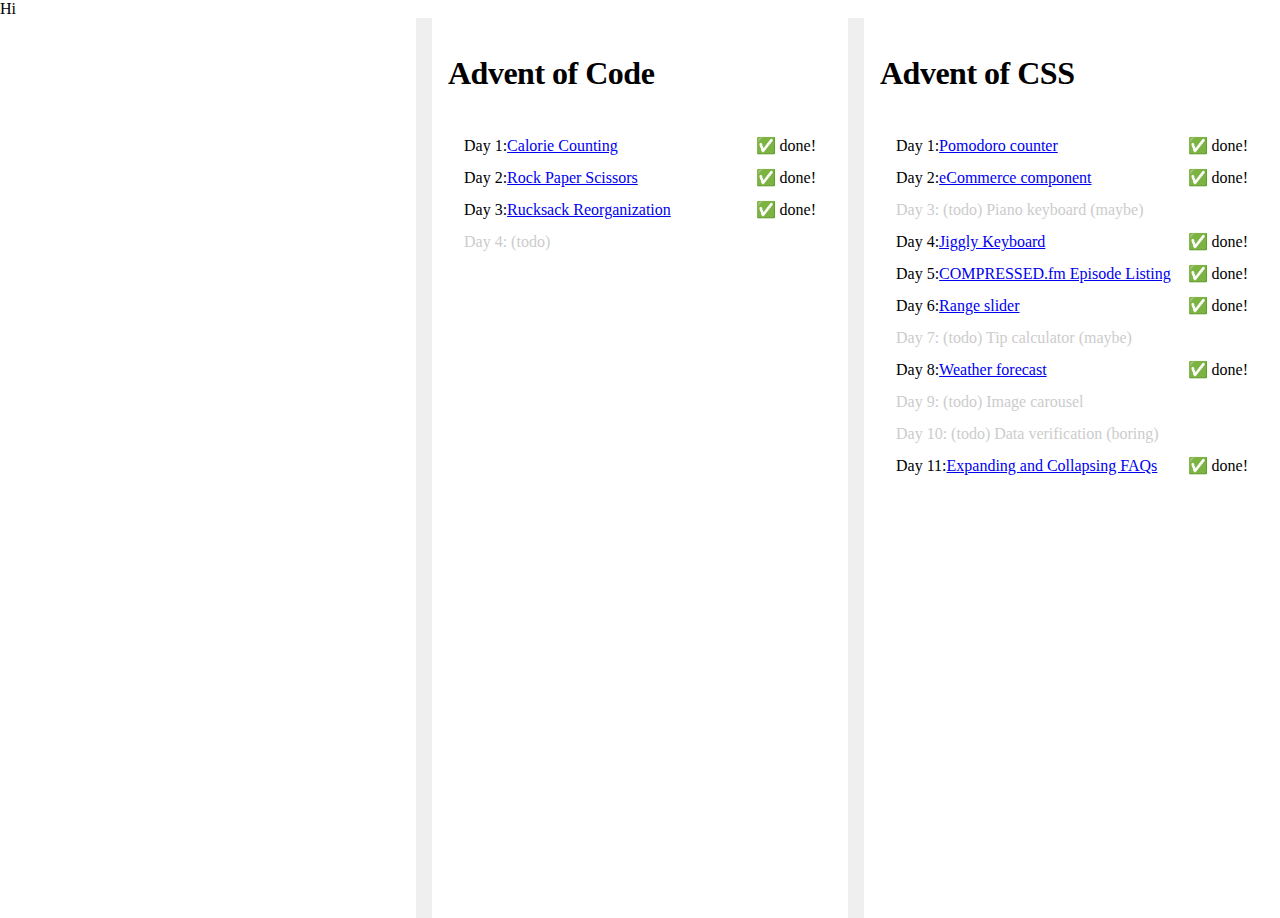
<file: index.html>
<!DOCTYPE html>
<html lang='en'>
<head>
  <meta charset='UTF-8'/>
  <meta http-equiv='X-UA-Compatible' content='IE=edge'/>
  <meta name='viewport' content='width=\, initial-scale=1.0'/>
  <link rel='stylesheet' href='style.css'/>
  <link rel="icon" href="data:image/svg+xml,<svg xmlns=%22http://www.w3.org/2000/svg%22 viewBox=%220 0 100 100%22><text y=%22.9em%22 font-size=%2290%22>🕯</text></svg>">
  <title>Advent of Code 2022</title>
</head>
<body>
  <header>
    <a>Hi</a>
  </header>

  <main>
    <section></section>
    <section>
      <header>
        <h1>Advent of Code</h1>
      </header>
      <ol>
        <li><a href='./AdventOfCode/2022/1/'>Calorie Counting</a></li>
        <li><a href='./AdventOfCode/2022/2/'>Rock Paper Scissors</a></li>
        <li><a href='./AdventOfCode/2022/3/'>Rucksack Reorganization</a></li>
        <li></li>
      </ol>
    </section>
    <section>
      <header>
        <h1>Advent of CSS</h1>
      </header>
      <ol>
        <li><a href='./AdventOfCSS/2022/1/'>Pomodoro counter</a></li>
        <li><a href='./AdventOfCSS/2022/2/'>eCommerce component</a></li>
        <li data-todo="Piano keyboard (maybe)"></li>
        <li><a href='./AdventOfCSS/2022/4/'>Jiggly Keyboard</a></li>
        <li><a href='./AdventOfCSS/2022/5/'>COMPRESSED.fm Episode Listing</a></li>
        <li><a href='./AdventOfCSS/2022/6/'>Range slider</a></li>
        <li data-todo="Tip calculator (maybe)"></li>
        <li><a href='./AdventOfCSS/2022/8/'>Weather forecast</a></li>
        <li data-todo="Image carousel"></li>
        <li data-todo="Data verification (boring)"></li>
        <li data-todo=""><a href="./AdventOfCSS/2022/11/">Expanding and Collapsing FAQs</a></li>
      </ol>
    </section>
  </main>
</body>
</html>
</file>
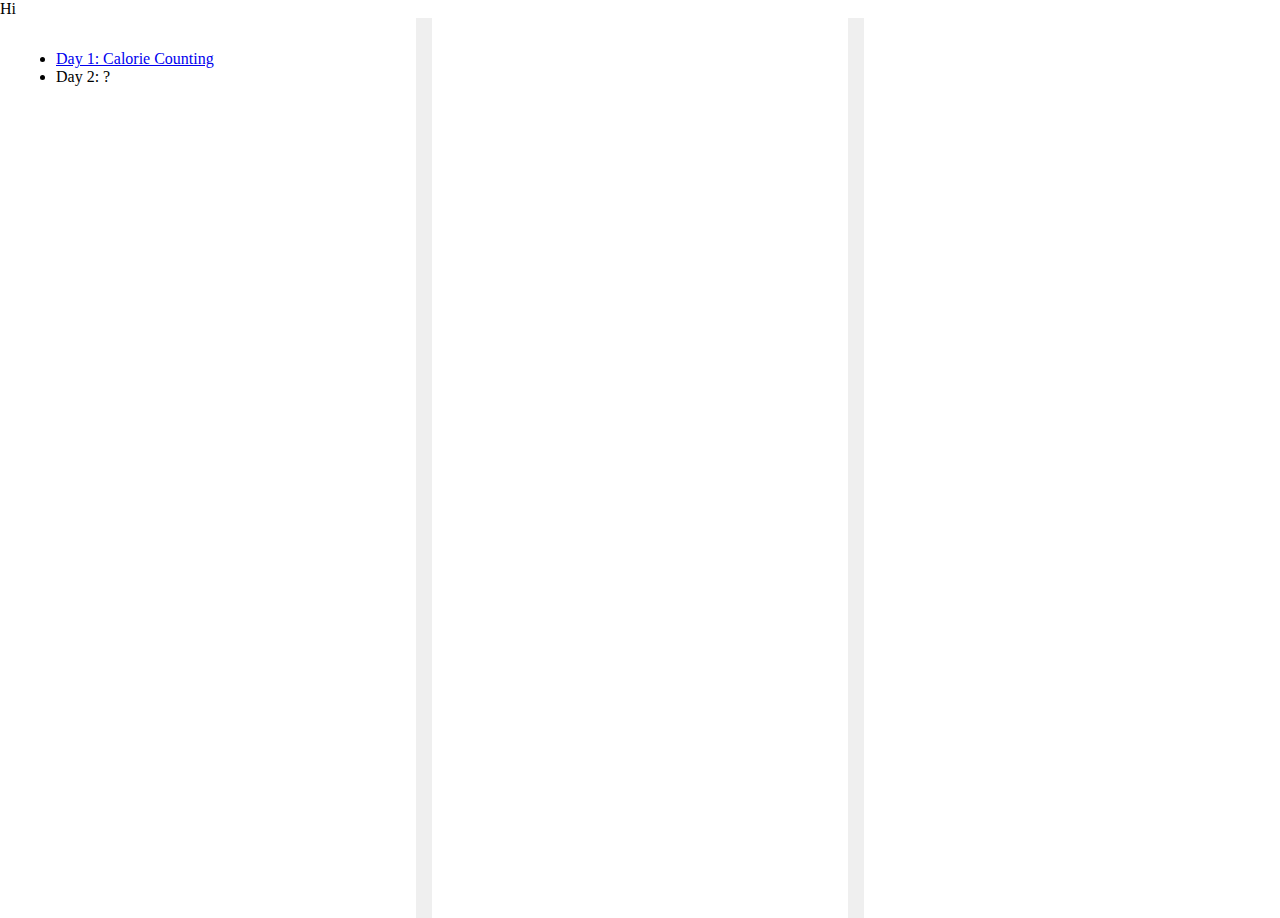
<file: 2022/index.html>
<!DOCTYPE html>
<html lang='en'>
<head>
  <meta charset='UTF-8'/>
  <meta http-equiv='X-UA-Compatible' content='IE=edge'/>
  <meta name='viewport' content='width=\, initial-scale=1.0'/>
  <link rel='stylesheet' href='style.css'/>
  <link rel="icon" href="data:image/svg+xml,<svg xmlns=%22http://www.w3.org/2000/svg%22 viewBox=%220 0 100 100%22><text y=%22.9em%22 font-size=%2290%22>🕯</text></svg>">
  <title>Advent of Code 2022</title>
</head>
<body>
  <header>
    <a>Hi</a>
  </header>

  <main>
    <section>
      <ul>
        <li><a href='day-1-solution.html'>Day 1: Calorie Counting </a></li>
        <li><a>Day 2: ?</a></li>
      </ul>
    </section>
    <section></section>
    <section></section>
  </main>
</body>
</html>
</file>
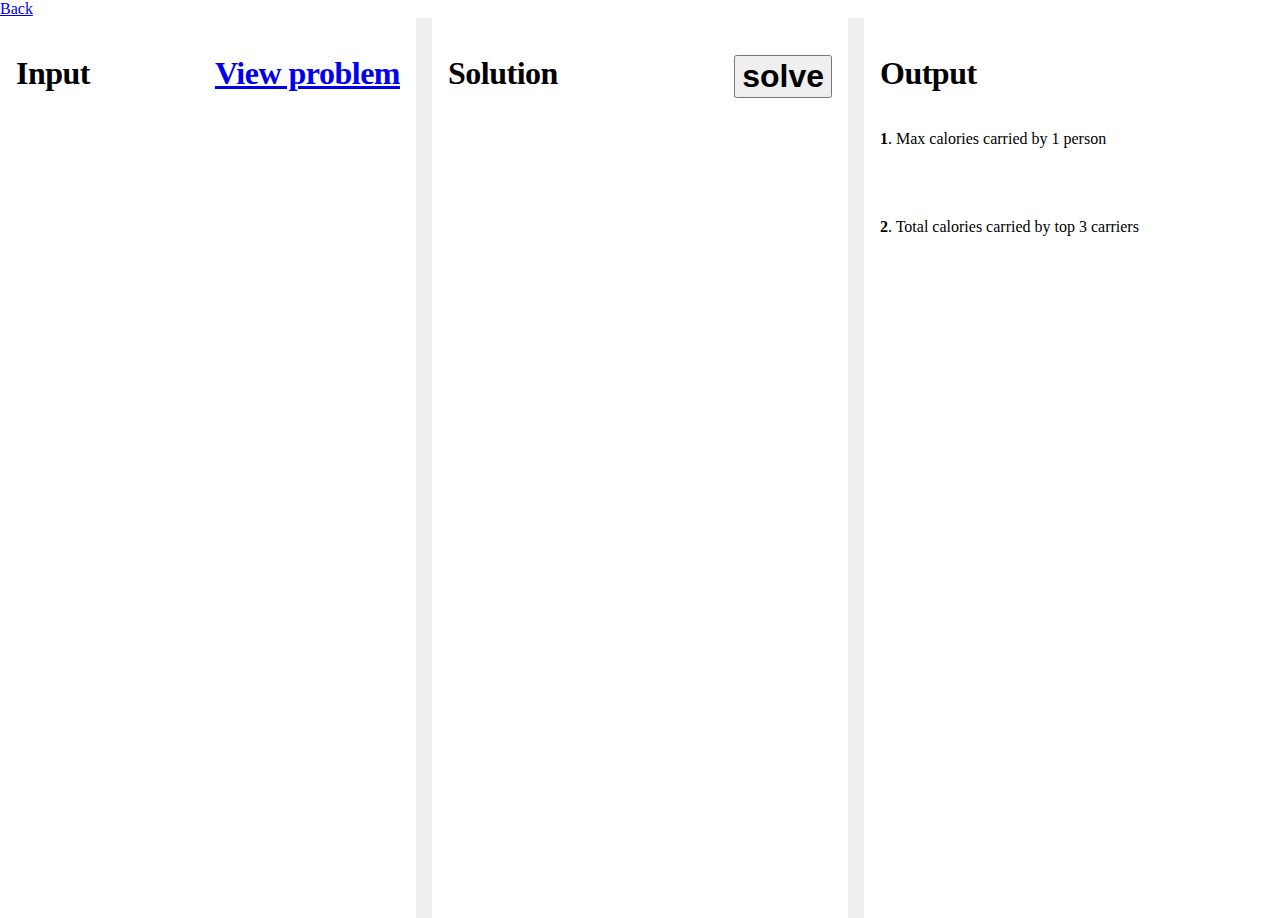
<file: AdventOfCode/2022/1/index.html>
<!DOCTYPE html>
<html lang='en'>
<head>
  <meta charset='UTF-8'/>
  <meta http-equiv='X-UA-Compatible' content='IE=edge'/>
  <meta name='viewport' content='width=device-width, initial-scale=1.0'/>
  <link rel='stylesheet' href='../../../style.css'/>
</head>
<body>
  <header>
    <a href="../../../">Back</a>
  </header>
  <main>
    <section>
      <header>
        <h1>Input <a href="https://adventofcode.com/2022/day/1" target="_blank">View problem</a></h1>
      </header>
      <pre id="input-data" style="flex: 1; overflow: auto;"></pre>
    </section>
    <section>
      <header>
        <h1>
          <span>Solution</span> <button type='submit'n>solve</button>
        </h1>
      </header>
      <pre id="solution" style="flex: 1; overflow: auto;"></pre>
    </section>
    <section>
      <header>
        <h1>Output</h1>
      </header>
      <div>
        <dl>
          <dt><strong>1</strong>. Max calories carried by 1 person</dt><dd></dd>
          <dt><strong>2</strong>. Total calories carried by top 3 carriers</dt><dd></dd>
        </dl>
      </div>
    </section>
  </main>

  <script id="solution">
    const button = document.querySelector('button');
    const input = document.querySelector('#input-data');
    const code = document.querySelector('script');
    const solution = document.querySelector('#solution');
    const output = document.querySelectorAll('dd');
    const filePath = './input.txt';

    const fetchData = async () => {
      // download day 1 problem input
      fetch(filePath)
        .then( data => {
            return data.text();
          }
        )
        .then(text => {
          
          // Split into Array by newlines
          const tempData = text.split('\n');
          // this will insert an empty entry in the array
          // after each carrier which I'll use to make 
          // arrays with calories per carrier.
          const newArray = [];
          let tempArray = [];
          
          tempData.forEach(element => {
            if(element !== '') {
              // make sure we're using numbers and not strings
              tempArray.push(parseInt(element));
            } else {
              newArray.push(tempArray);
              tempArray = [];
            }
          });
          
          // reducer function
          const add = (accumulator, a) => {
            return accumulator + a;
          }

          // Sum the values of carried calories into one number
          let totals = newArray.map((currentArray, index, arr) => {
            const sum = currentArray.reduce(add, 0);
            return sum;
          });
          
          // Spread Array to list of arguments, 
          // find highest number in this list
          const maxCalories = Math.max(...totals);
          // Answer 1


          // Array.sort() doesn't work for us here so we need 
          // to pass a little compare function. 
          // After sorting by number, retain only the first 3 items
          const topThree = totals.sort((a, b) => b-a).slice(0,3);
          
          // Sum the total carried calories into one number
          const topThreeTotalColories = topThree.reduce(add, 0);
          // Answer 2

          // just for fun :)
          output[0].textContent = 'thinking...';
          let printed = 0;
          let interval = setInterval(() => {
            input.textContent += tempData[printed] + '\n';
            input.scrollTop = input.scrollHeight;
            if(printed < tempData.length -1) {
              printed++;
            } else {
              clearInterval(interval);
              // reveal Answer 1
              setTimeout(() => {
                output[0].textContent = maxCalories.toLocaleString();
                output[1].textContent = 'thinking...';
              }, 1000);
              // reveal Answer 2
              setTimeout(() => {
                output[1].textContent = topThreeTotalColories.toLocaleString();
              }, 2000);
            }
          }, 1)

          
      });
    }
    
    button.addEventListener('click', () => {
      solution.textContent = code.textContent, 2000;
      
      fetchData();
      button.disabled = true;
    });
  </script>

</body>
</html>
</file>
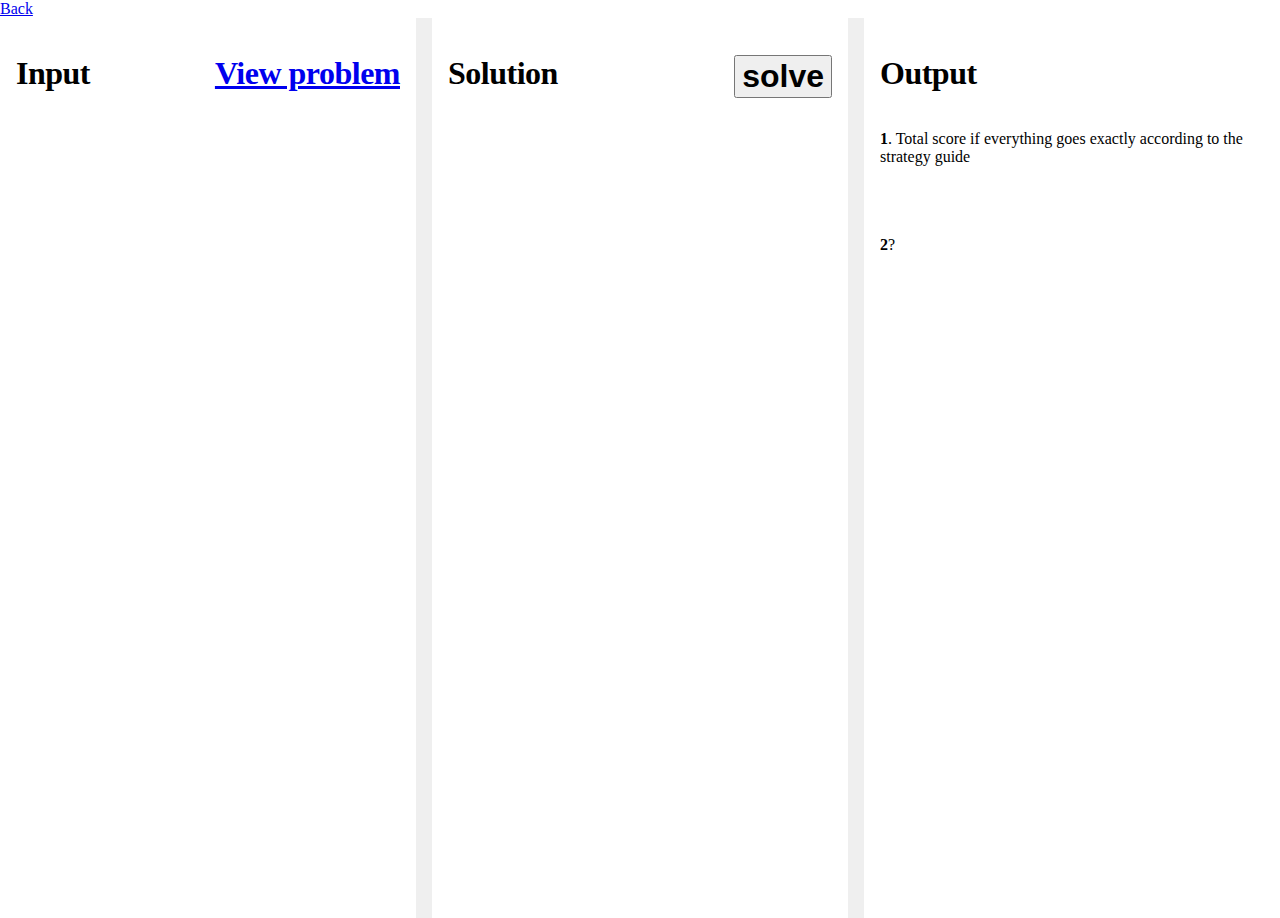
<file: AdventOfCode/2022/2/index.html>
<!DOCTYPE html>
<html lang='en'>
<head>
  <meta charset='UTF-8'/>
  <meta http-equiv='X-UA-Compatible' content='IE=edge'/>
  <meta name='viewport' content='width=device-width, initial-scale=1.0'/>
  <link rel='stylesheet' href='../../../style.css'/>
</head>
<body>
  <header>
    <a href="../../../">Back</a>
  </header>
  <main>
    <section>
      <header>
        <h1>Input <a href="https://adventofcode.com/2022/day/2" target="_blank">View problem</a></h1>
      </header>
      <pre id="input-data" style="flex: 1; overflow: auto;"></pre>
    </section>
    <section>
      <header>
        <h1>
          <span>Solution</span> <button type='submit'n>solve</button>
        </h1>
      </header>
      <pre id="solution" style="flex: 1; overflow: auto;"></pre>
    </section>
    <section>
      <header>
        <h1>Output</h1>
      </header>
      <div>
        <dl>
          <dt><strong>1</strong>. Total score if everything goes exactly according to the strategy guide</dt><dd></dd>
          <dt><strong>2</strong>?</dt><dd></dd>
        </dl>
      </div>
    </section>
  </main>

  <script id="solution">
    const button = document.querySelector('button');
    const input = document.querySelector('#input-data');
    const code = document.querySelector('script');
    const solution = document.querySelector('#solution');
    const output = document.querySelectorAll('dd');
    const filePath = './input.txt';

    const OPTIONS = {
      'A': {name: 'rock', value: 1},
      'B': {name: 'paper', value: 2},
      'C': {name: 'scissors', value: 3},
      'X': {name: 'rock', value: 1},
      'Y': {name: 'paper', value: 2},
      'Z': {name: 'scissors', value: 3}
    }

    const compareHands = (round) => {
      const handA = OPTIONS[round[0]].name;
      const handB = OPTIONS[round[1]].name;
      
      console.log({round, handA, handB});

      if (handA === handB) { 
        round.push( 'draw' );
        return round;
      }

      if(  handA === 'rock' && handB === 'paper' 
        || handA === 'paper' && handB === 'scissors'
        || handA === 'scissors' && handB === 'rock') {
          round.push( 'win' );
      } else {
        round.push( 'loss' );
      }
      return round;
    }

    const fetchData = async () => {
      // download problem input
      fetch(filePath)
        .then( data => {
            return data.text();
          }
        )
        .then(text => {
          
          // Split into Array by newlines
          const rounds = text.split('\n');
          let points = 0;

          const results = rounds.map( round => {
            let result = compareHands(round.split(' '));

            switch(result[2]) {
              case 'draw':
                points += 3;
                break;
              case 'win':
                points += 6;
                break;
              case 'loss':
                points += 0;
                break;
            }
            points += OPTIONS[result[1]].value;
            return result;
          });
          
          console.log(results);

          const wins = results.filter( result => {return result[2] === 'win'});
          const draws = results.filter( result => {return result[2] === 'draw'});
          const losses = results.filter( result => {return result[2] === 'loss'});

          console.log({points, wins, draws, losses, rounds});
          
          output[0].textContent = 'thinking...';
          
          let printed = 0;
          let interval = setInterval(() => {
            input.textContent += rounds[printed] + '\n';
            input.scrollTop = input.scrollHeight;
            if(printed < rounds.length -1) {
              printed++;
            } else {
              clearInterval(interval);
              // reveal Answer 1
              setTimeout(() => {
                output[0].textContent = points;
                output[1].textContent = 'thinking...';
              }, 1000);
              // reveal Answer 2
              setTimeout(() => {
                output[1].textContent = 'working on problem';
              }, 2000);
            }
          }, 1)
      });
    }
    
    button.addEventListener('click', () => {
      solution.textContent = code.textContent, 2000;
      
      fetchData();
      button.disabled = true;
    });
  </script>

</body>
</html>
</file>
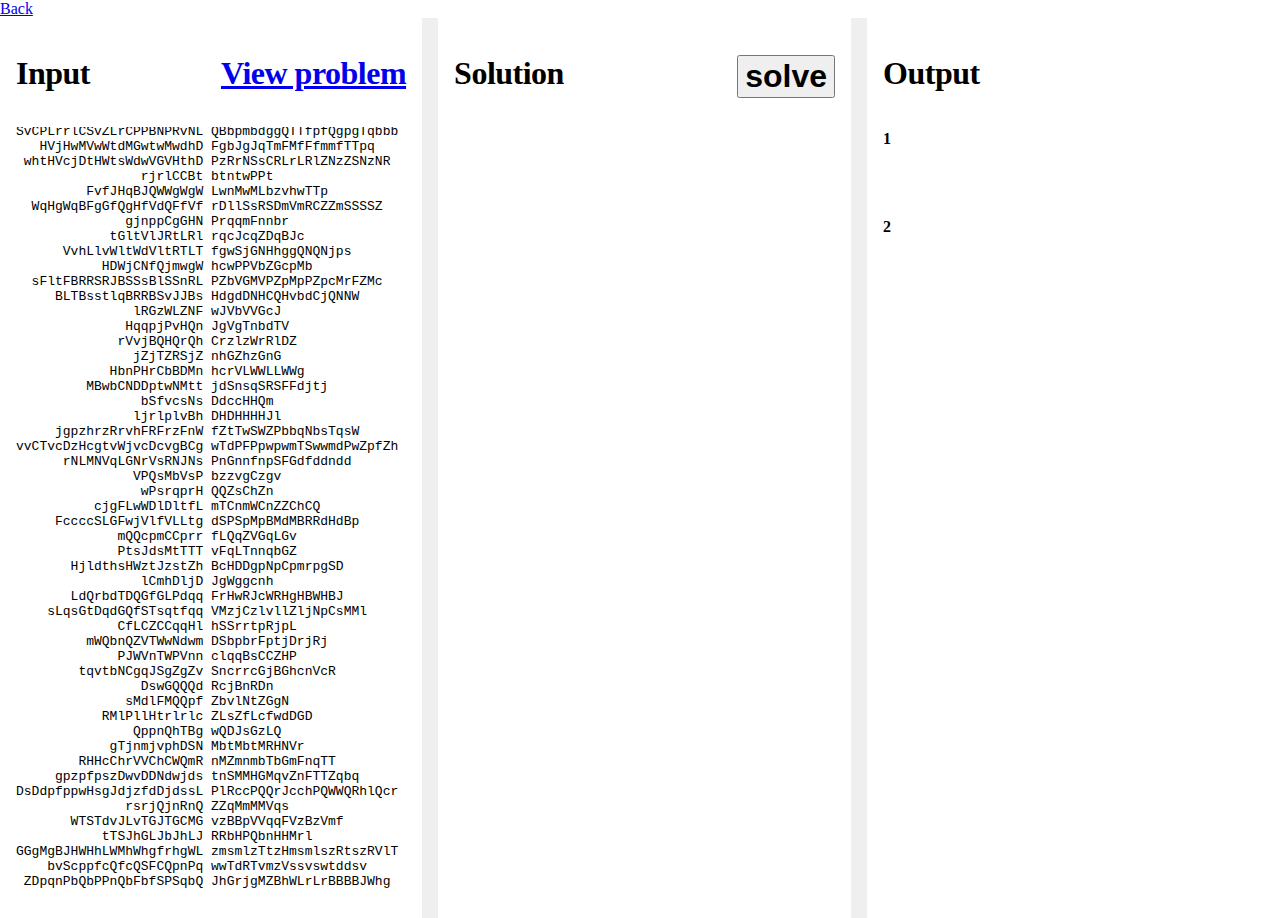
<file: AdventOfCode/2022/3/index.html>
<!DOCTYPE html>
<html lang='en'>
<head>
  <meta charset='UTF-8'/>
  <meta http-equiv='X-UA-Compatible' content='IE=edge'/>
  <meta name='viewport' content='width=device-width, initial-scale=1.0'/>
  <title>Day 3: Rucksack Reorganization</title>
  <link rel='stylesheet' href='../../../style.css'/>
</head>
<body>
  <header>
    <a href="../../../">Back</a>
  </header>
  <main>
    <section>
      <header>
        <h1>Input <a href="https://adventofcode.com/2022/day/3" target="_blank">View problem</a></h1>
      </header>
      <pre id="input-data" style="flex: 1; overflow: auto; text-align: center;"></pre>
    </section>
    <section>
      <header>
        <h1>
          <span>Solution</span> <button type='submit'n>solve</button>
        </h1>
      </header>
      <pre id="solution" style="flex: 1; overflow: auto;"></pre>
    </section>
    <section>
      <header>
        <h1>Output</h1>
      </header>
      <div>
        <dl>
          <dt><strong>1</strong></dt><dd></dd>
          <dt><strong>2</strong></dt><dd></dd>
        </dl>
      </div>
    </section>
  </main>

  <script id="solution">
const button = document.querySelector('button');
const input = document.querySelector('#input-data');
const code = document.querySelector('script');
const solution = document.querySelector('#solution');
const output = document.querySelectorAll('dd');
const filePath = './input.txt';
let sacks = [];
let compartments = [];
let printed = 0;
let interval = undefined;

let value = 0;

// OK, I could use this code I found online to map a-Z to values:
// const alpha = Array.from(Array(26)).map((e, i) => i + 65);
// const alphabet = alpha.map((x) => String.fromCharCode(x));
// console.log(alphabet);

// orrr I could make a long string and use the letter index as value:
const alpha = ' abcdefghijklmnopqrstuvwxyzABCDEFGHIJKLMNOPQRSTUVWXYZ';

const rucksackCompartments = () => {

  let length = sacks[printed].length;
  let splitPoint = length / 2;

  let items = [
    sacks[printed].slice(0, splitPoint), 
    sacks[printed].slice(splitPoint, length)
  ];

  compartments.push( items )

  scoreRucksackItems(items);

  input.textContent += `${items[0]} ${items[1]} \n`;
  input.scrollTop = input.scrollHeight;

  printed++;
  if(printed == sacks.length) {
    clearInterval(interval);
    interval = undefined;
  } 
}

const scoreRucksackItems = (rucksack) => {
  
  let match = false;
  let a = rucksack[0];
  let b = rucksack[1];
  let dupeItem;

  let score = [...a].map( letter => {

    if ([...b].indexOf(letter)) {
      dupeItem = [...b].indexOf(letter);
    }

    return alpha.indexOf(b[dupeItem]);
  });

  console.log(score)

}

const fetchData = async () => {
  // download problem input
  fetch(filePath)
  .then( data => {
      return data.text();
    }
  )
  .then(text => {
    sacks = [...text.split('\n')]; 
    
    interval = setInterval(rucksackCompartments, 10);
  })
}

fetchData();

  </script>
</body>
</html>
</file>
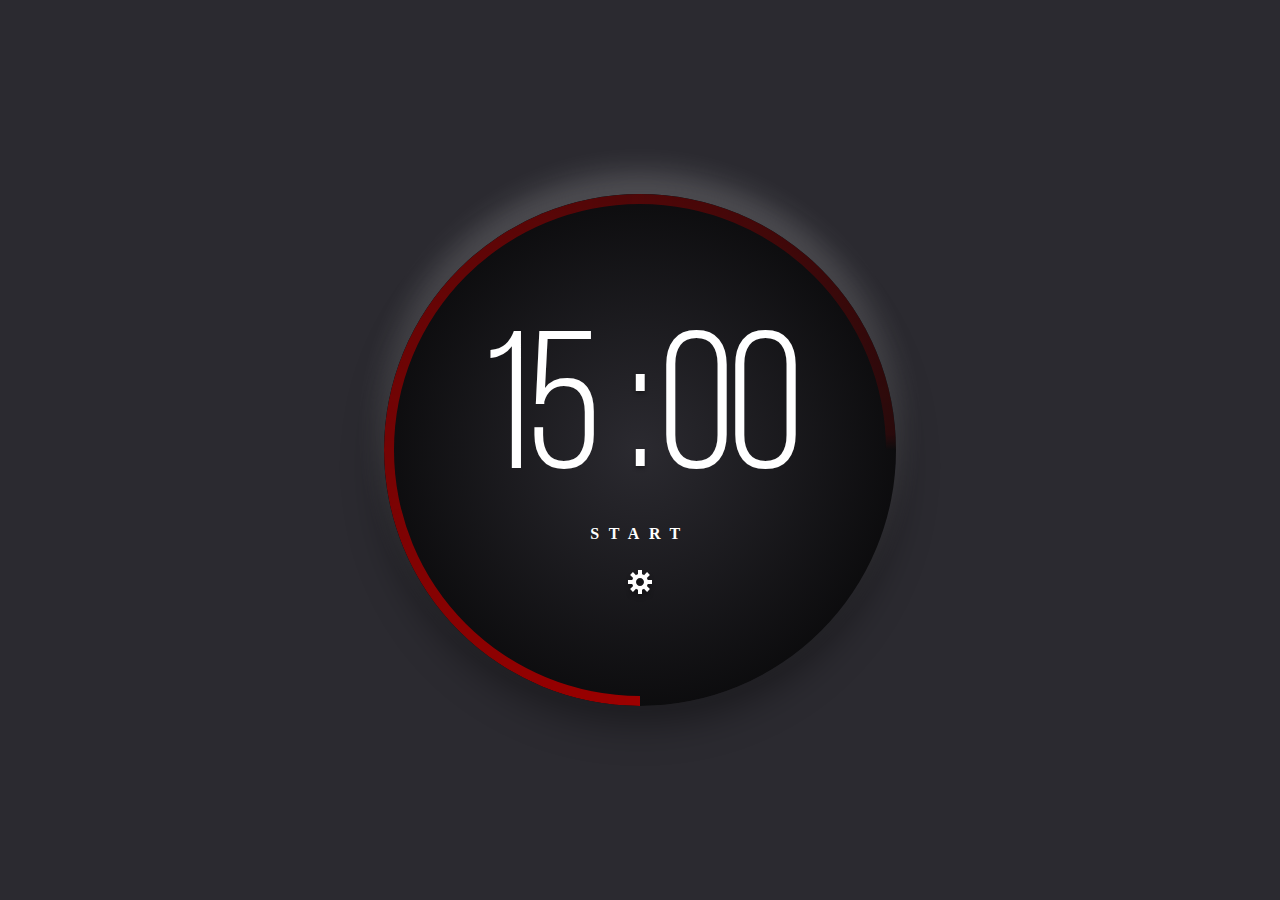
<file: AdventOfCSS/2022/1/index.html>
<!DOCTYPE html>
<html lang='en'>
<head>
  <meta charset='UTF-8'/>
  <meta http-equiv='X-UA-Compatible' content='IE=edge'/>
  <meta name='viewport' content='width=device-width, initial-scale=1.0'/>
  <link rel='stylesheet' href='style.css'/>
  <title>Day 1: Pomodoro timer</title>
</head>
<body>
  <form action='#'>
    <fieldset class='timer' disabled='disabled'>
      <span>
        <input type='number' name='minutes' id='minutes' value='15' min='0' max='60' maxlength="2" placeholder='00'/>
        :
        <input type='number' name='seconds' id='seconds' value='00' min='-1' max='60' maxlength="2" placeholder='00'/>
      </span>
    </fieldset>
    <fieldset class='settings'>
      <button type='button'>start</button>
      <label for='settings'>
        <input type='checkbox' name='settings' id='settings' />
        <span><img src='./FILES/FILES/STARTER/images/gear.svg'></span>
        <span><img src='./FILES/FILES/STARTER/images/check.svg'></span>
      </label>
      <audio src="dj-airhorn-sound.ogg" autoplay="false"></audio>
    </fieldset>
  </form>
  <script src="script.js"></script>
</body>
</html>
</file>
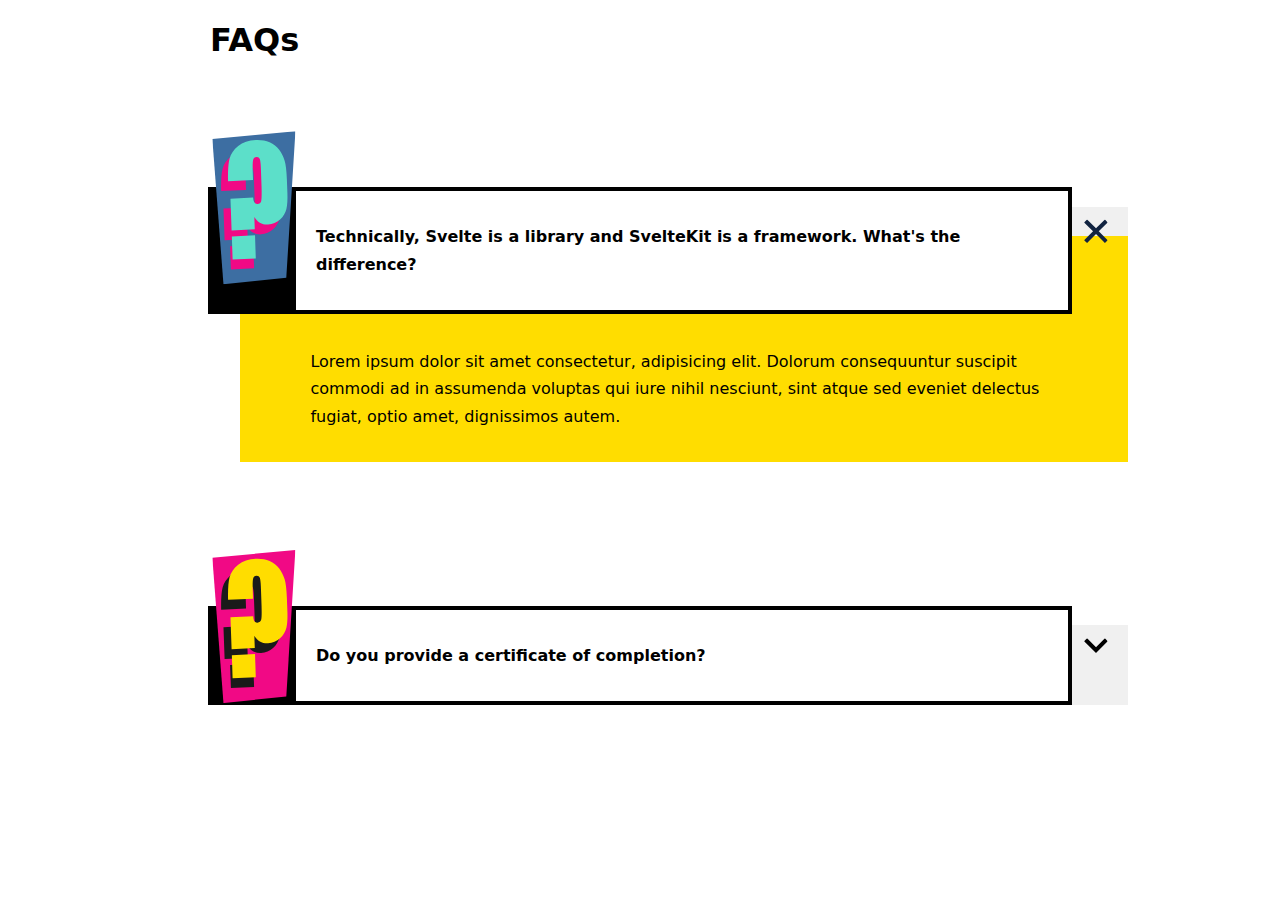
<file: AdventOfCSS/2022/11/index.html>
<!DOCTYPE html>
<html lang='en'>
<head>
  <meta charset='UTF-8'/>
  <meta http-equiv='X-UA-Compatible' content='IE=edge'/>
  <meta name='viewport' content='width=device-width, initial-scale=1.0'/>
  <title>FAQs</title>
  <link rel='stylesheet' href='style.css'/>
</head>
<body>
  <main>
    <article>
      <h1>FAQs</h1>
      <details open>
        <summary>
          <img src="images/q1.svg" width="84px" height="154px"/>
          <p>Technically, Svelte is a library and SvelteKit is a framework. What's the difference?</p>
        </summary>
        <div><p>Lorem ipsum dolor sit amet consectetur, adipisicing elit. Dolorum consequuntur suscipit commodi ad in assumenda voluptas qui iure nihil nesciunt, sint atque sed eveniet delectus fugiat, optio amet, dignissimos autem.</p></div>
      </details>
      <details>
        <summary>
          <img src="images/q2.svg" width="84px" height="154px"/>
          <p>Do you provide a certificate of completion?</p>
        </summary>
        <div>
          <p>Lorem ipsum dolor sit amet consectetur, adipisicing elit. Dolorum consequuntur suscipit commodi ad in assumenda voluptas qui iure nihil nesciunt, sint atque sed eveniet delectus fugiat, optio amet, dignissimos autem.</p>
          <p>Lorem ipsum dolor sit amet consectetur, adipisicing elit. Dolorum consequuntur suscipit commodi ad in assumenda voluptas qui iure nihil nesciunt, sint atque sed eveniet delectus fugiat, optio amet, dignissimos autem.</p>
        </div>
      </details>
    </article>
  </main>
</body>
</html>
</file>
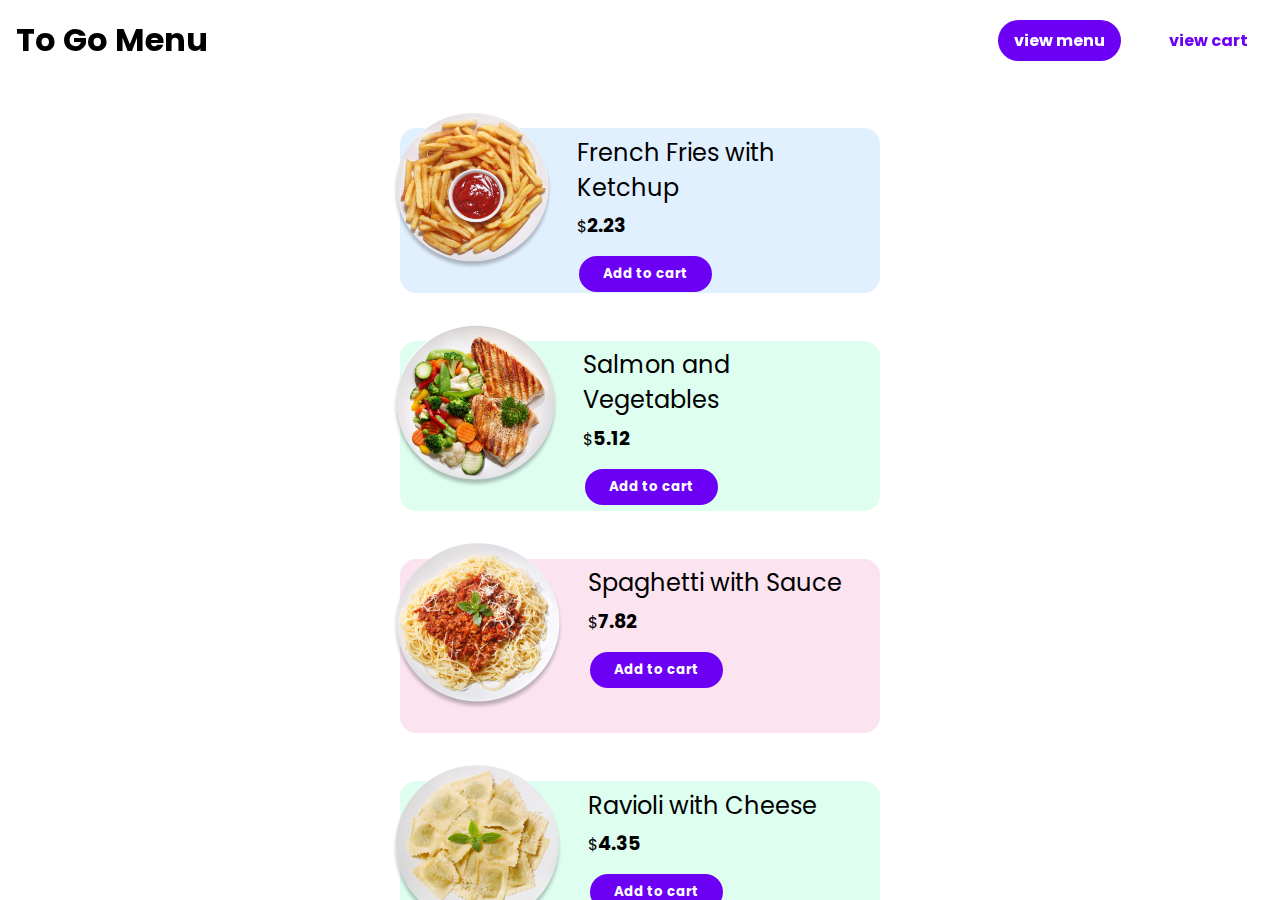
<file: AdventOfCSS/2022/2/index.html>
<!DOCTYPE html>
<html lang='en'>
<head>
  <meta charset='UTF-8'/>
  <meta http-equiv='X-UA-Compatible' content='IE=edge'/>
  <meta name='viewport' content='width=device-width, initial-scale=1.0'/>
  <title>Day 2: eCommerce component</title>
  <link rel='stylesheet' href='style.css'/>
  <link rel="preconnect" href="https://fonts.googleapis.com">
  <link rel="preconnect" href="https://fonts.gstatic.com" crossorigin>
  <link href="https://fonts.googleapis.com/css2?family=Montserrat:wght@300;600&family=Poppins:wght@400;700&display=swap" rel="stylesheet"> 
</head>
<body>
  <header>
    <h1>To Go Menu</h1>
    <nav>
      <a href="#menu" class="active">view menu</a>
      <a href="#cart" class="" data-items="0">view cart</a>
    </nav>
  </header>
  <main>
    <section id="menu">
    </section>
    <section id="cart">
      <p>Your cart is empty.</p>
    </section>
  </main>
  <template id="menuitem">
    <article>
      <figure><img alt=""></figure>
      <div>
        <h2></h2>
        <p><span>$</span><strong></strong></p>
        <fieldset>
          <button>
            <span>Add to cart</span>
            <span><img src="FILES/images/check.svg"> In cart</span>
          </button>
        </fieldset>
      </div>
    </article>
  </template>

  <template id="orderitem">
    <article data-items="0">
      <figure><img alt=""></figure>
      <div>
        <h3></h3>
        <p><span>$</span><strong></strong></p>
        <fieldset>
          <button class="remove"><img src='FILES/images/chevron.svg' alt='' srcset=''/></button>
          <span></span>
          <button class="add"><img src='FILES/images/chevron.svg' alt='' srcset=''/></button>
          <output></output>
        </fieldset>
      </div>
    </article>
    <hr />
  </template>
  <template id="ordertotal">
    <dl>
      <dt class="subtotal"></dt>
      <dd></dd>
      <dt class="taxes"></dt>
      <dd></dd>
      <dt class="total"></dt>
      <dd></dd>
    </dl>
  </template>
  <script src="script.js"></script>
</body>
</html>
</file>
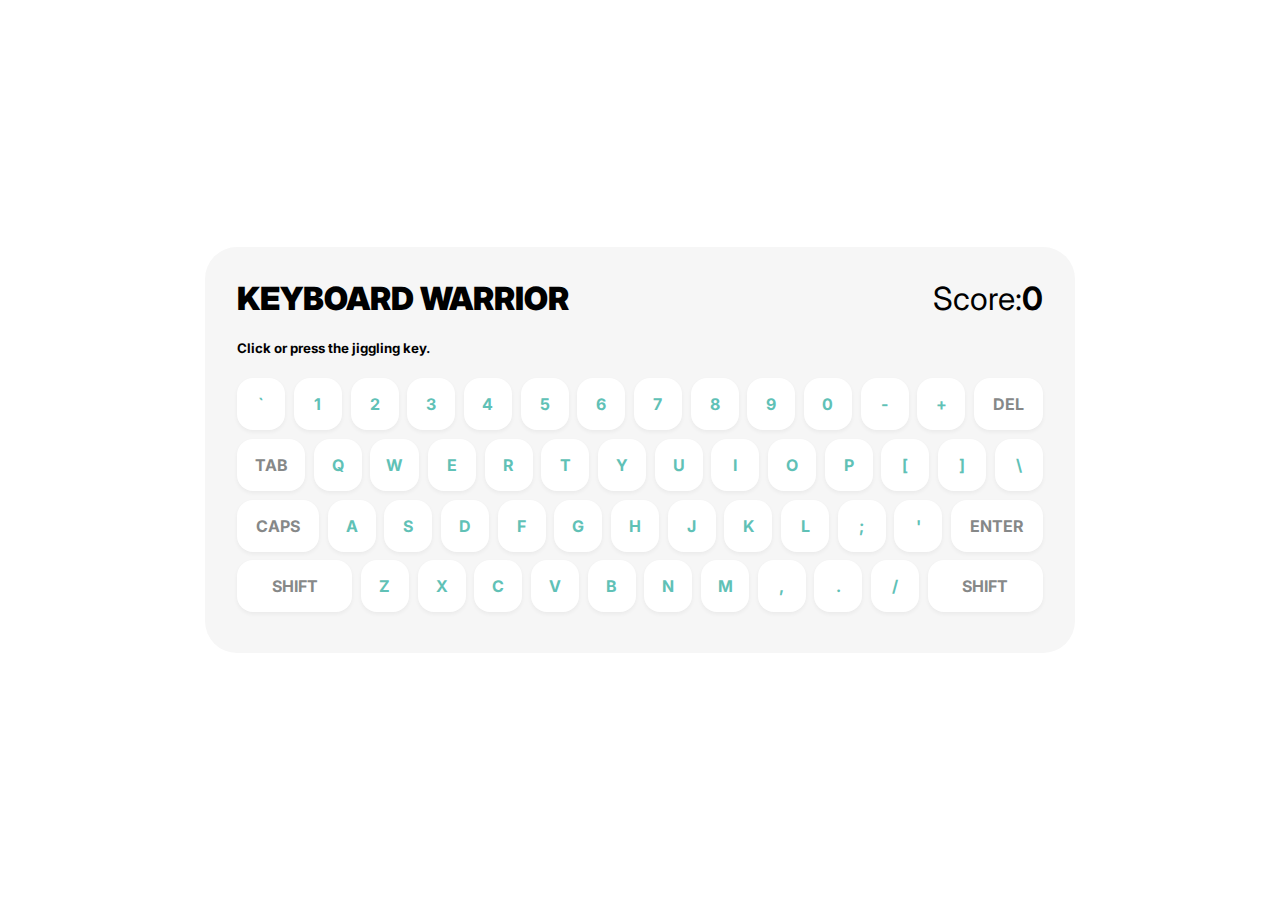
<file: AdventOfCSS/2022/4/index.html>
<!DOCTYPE html>
<html lang='en'>
<head>
  <meta charset='UTF-8'/>
  <meta http-equiv='X-UA-Compatible' content='IE=edge'/>
  <meta name='viewport' content='width=device-width, initial-scale=1.0'/>
  <title>Day 4: Jiggly keyboard</title>
  <link rel="preconnect" href="https://fonts.googleapis.com">
  <link rel="preconnect" href="https://fonts.gstatic.com" crossorigin>
  <link href="https://fonts.googleapis.com/css2?family=Inter:wght@300;700&display=swap" rel="stylesheet"> 
  <link rel='stylesheet' href='style.css'/>
</head>
<body>
  <section class="keyboard">
    <header>
      <h1 style="margin: 0; display: flex; justify-content: space-between;">
        <strong>KEYBOARD WARRIOR</strong>
        <span>Score:<strong>0</strong></span>
      </h1>
      <h5>Click or press the jiggling key.</h5>
    </header>
    <fieldset>
      <button>`</button>
      <button>1</button>
      <button>2</button>
      <button>3</button>
      <button>4</button>
      <button>5</button>
      <button>6</button>
      <button>7</button>
      <button>8</button>
      <button>9</button>
      <button>0</button>
      <button>-</button>
      <button>+</button>
      <button data-type='modifier' data-key-code="Backspace">del</button>
    </fieldset>
    <fieldset>
      <button data-type='modifier' data-key-code="Tab">tab</button>
      <button>q</button>
      <button>w</button>
      <button>e</button>
      <button>r</button>
      <button>t</button>
      <button>y</button>
      <button>u</button>
      <button>i</button>
      <button>o</button>
      <button>p</button>
      <button>[</button>
      <button>]</button>
      <button>\</button>
    </fieldset>
    <fieldset>
      <button data-type='modifier' data-key-code="CapsLock">caps</button>
      <button>a</button>
      <button>s</button>
      <button>d</button>
      <button>f</button>
      <button>g</button>
      <button>h</button>
      <button>j</button>
      <button>k</button>
      <button>l</button>
      <button>;</button>
      <button>'</button>
      <button data-type='modifier' data-key-code="Enter">enter</button>
    </fieldset>
    <fieldset>
      <button data-type='modifier' data-key-code="ShiftLeft">shift</button>
      <button>z </button>
      <button>x </button>
      <button>c </button>
      <button>v </button>
      <button>b </button>
      <button>n </button>
      <button>m </button>
      <button>, </button>
      <button>. </button>
      <button>/</button>
      <button data-type='modifier' data-key-code="ShiftRight">shift</button>
    </fieldset>
  </section>
  <script src="script.js"></script>
</body>
</html>
</file>
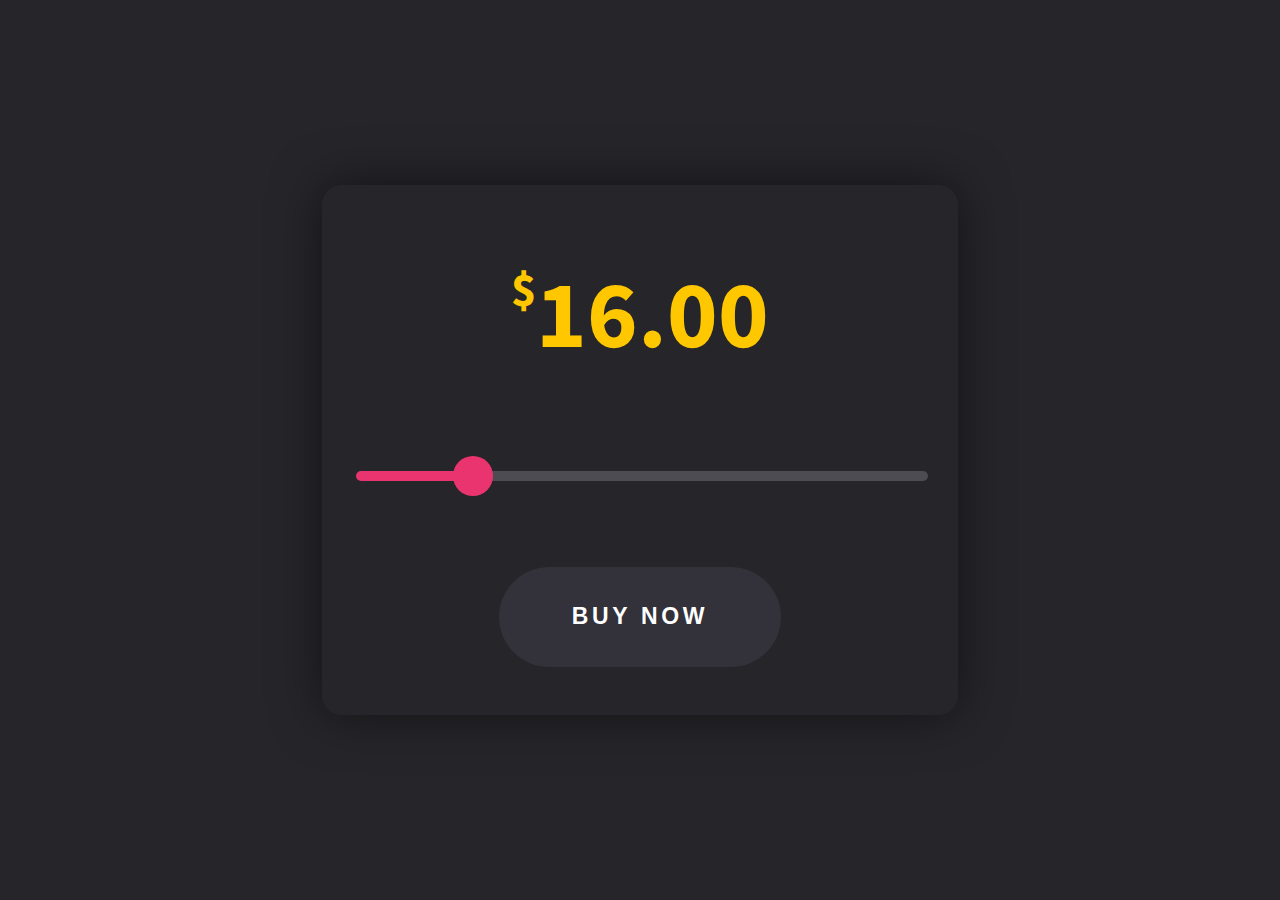
<file: AdventOfCSS/2022/6/index.html>
<!DOCTYPE html>
<html lang='en'>
<head>
  <meta charset='UTF-8'/>
  <meta http-equiv='X-UA-Compatible' content='IE=edge'/>
  <meta name='viewport' content='width=device-width, initial-scale=1.0'/>
  <link rel='stylesheet' href='style.css'/>
  <link rel="icon" href="data:image/svg+xml,<svg xmlns=%22http://www.w3.org/2000/svg%22 viewBox=%220 0 100 100%22><text y=%22.9em%22 font-size=%2290%22>🕯</text></svg>">
  <link rel="preconnect" href="https://fonts.googleapis.com">
  <link rel="preconnect" href="https://fonts.gstatic.com" crossorigin>
  <link href="https://fonts.googleapis.com/css2?family=Source+Sans+Pro:wght@400;700&display=swap" rel="stylesheet">
  <title>Day 6: Range slider</title>
</head>
<body>
  <form action="#">
    <fieldset>
      <h1>
        <span>$</span>
        <output for="dollars">1</output>
      </h1>
        
      <label for="dollars">
        <input type="range" name="dollars" id="dollars" value="16" min="4.20" max="69" step=".05">
      </label>
      <button type="button">buy now</button>
    </fieldset>
  </form>
  <script src="script.js"></script>
</body>
</html>
</file>
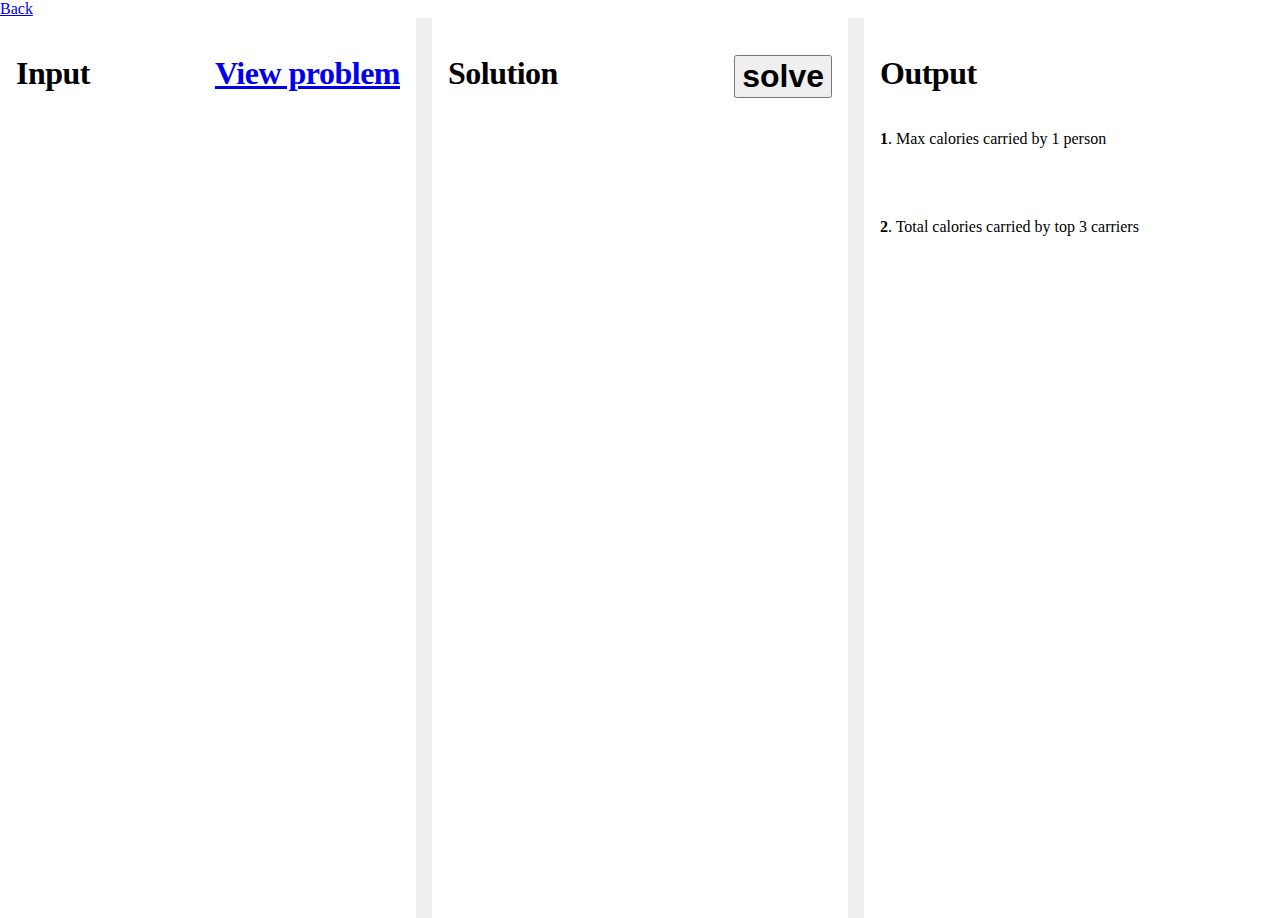
<file: 2022/day-1-solution.html>
<!DOCTYPE html>
<html lang='en'>
<head>
  <meta charset='UTF-8'/>
  <meta http-equiv='X-UA-Compatible' content='IE=edge'/>
  <meta name='viewport' content='width=device-width, initial-scale=1.0'/>
  <link rel='stylesheet' href='style.css'/>
</head>
<body>
  <header>
    <a href="./">Back</a>
  </header>
  <main>
    <section>
      <header>
        <h1>Input <a href="https://adventofcode.com/2022/day/1" target="_blank">View problem</a></h1>
      </header>
      <pre id="input-data" style="flex: 1; overflow: auto;"></pre>
    </section>
    <section>
      <header>
        <h1>
          <span>Solution</span> <button type='submit'n>solve</button>
        </h1>
      </header>
      <pre id="solution" style="flex: 1; overflow: auto;"></pre>
    </section>
    <section>
      <header>
        <h1>Output</h1>
      </header>
      <div>
        <dl>
          <dt><strong>1</strong>. Max calories carried by 1 person</dt><dd></dd>
          <dt><strong>2</strong>. Total calories carried by top 3 carriers</dt><dd></dd>
        </dl>
      </div>
    </section>
  </main>

  <script id="solution">
    const button = document.querySelector('button');
    const input = document.querySelector('#input-data');
    const code = document.querySelector('script');
    const solution = document.querySelector('#solution');
    const output = document.querySelectorAll('dd');
    const filePath = './day-1-input.txt';

    const fetchData = async () => {
      // download day 1 problem input
      fetch(filePath)
        .then( data => {
            return data.text();
          }
        )
        .then(text => {
          
          // Split into Array by newlines
          const tempData = text.split('\n');
          // this will insert an empty entry in the array
          // after each carrier which I'll use to make 
          // arrays with calories per carrier.
          const newArray = [];
          let tempArray = [];
          
          tempData.forEach(element => {
            if(element !== '') {
              // make sure we're using numbers and not strings
              tempArray.push(parseInt(element));
            } else {
              newArray.push(tempArray);
              tempArray = [];
            }
          });
          
          // reducer function
          const add = (accumulator, a) => {
            return accumulator + a;
          }

          // Sum the values of carried calories into one number
          let totals = newArray.map((currentArray, index, arr) => {
            const sum = currentArray.reduce(add, 0);
            return sum;
          });
          
          // Spread Array to list of arguments, 
          // find highest number in this list
          const maxCalories = Math.max(...totals);
          // Answer 1


          // Array.sort() doesn't work for us here so we need 
          // to pass a little compare function. 
          // After sorting by number, retain only the first 3 items
          const topThree = totals.sort((a, b) => b-a).slice(0,3);
          
          // Sum the total carried calories into one number
          const topThreeTotalColories = topThree.reduce(add, 0);
          // Answer 2

          // just for fun :)
          output[0].textContent = 'thinking...';
          let printed = 0;
          let interval = setInterval(() => {
            input.textContent += tempData[printed] + '\n';
            input.scrollTop = input.scrollHeight;
            if(printed < tempData.length -1) {
              printed++;
            } else {
              clearInterval(interval);
              // reveal Answer 1
              setTimeout(() => {
                output[0].textContent = maxCalories.toLocaleString();
                output[1].textContent = 'thinking...';
              }, 1000);
              // reveal Answer 2
              setTimeout(() => {
                output[1].textContent = topThreeTotalColories.toLocaleString();
              }, 2000);
            }
          }, 1)

          
      });
    }
    
    button.addEventListener('click', () => {
      solution.textContent = code.textContent, 2000;
      
      fetchData();
      button.disabled = true;
    });
  </script>

</body>
</html>
</file>
<file: style.css>
body {
  margin: 0;
  padding: 0;
  height: 100vh;
}

main {
  display: flex;
  gap: 1em;
  align-items: stretch;
  height: 100%;
  background: #efefef;
}

section {
  display: flex;
  flex: 1;
  flex-direction: column;
  padding: 1em;
  background: white;
}

header h1 {
  display: flex;
  justify-content: space-between;
  letter-spacing: -.5px;
}
header h1 > * {
    font-weight: inherit;
    font-size: inherit;
}

#input-data {
  scroll-behavior: smooth;
}

dd {
  padding: 1em;
  font-size: 20px;
  font-weight: bold;
  letter-spacing: -.5px;
  text-align: right;
  min-height: 1.5em;
}

ol, ul {
  padding: 0 1em;
}

li {
  counter-increment: problem;
  display: flex;
  justify-content: space-between;
  line-height: 2em;
}

li a { flex: 1}

li::before {
  content: 'Day ' counter(problem) ': ';
}

li:empty::before {
  content: 'Day ' counter(problem) ': (todo) ' attr(data-todo);
  color: #ccc;
}

li:not(:empty)::after {
  content: '✅ done!'
}
</file>
<file: 2022/style.css>
body {
  margin: 0;
  padding: 0;
  height: 100vh;
}

main {
  display: flex;
  gap: 1em;
  align-items: stretch;
  height: 100%;
  background: #efefef;
}

section {
  display: flex;
  flex: 1;
  flex-direction: column;
  padding: 1em;
  background: white;
}

header h1 {
  display: flex;
  justify-content: space-between;
  letter-spacing: -.5px;
}
header h1 > * {
    font-weight: inherit;
    font-size: inherit;
  }
}

#input-data {
  scroll-behavior: smooth;
}

dd {
  padding: 1em;
  font-size: 20px;
  font-weight: bold;
  letter-spacing: -.5px;
  text-align: right;
  min-height: 1.5em;
}
</file>
<file: AdventOfCSS/2022/1/style.css>
@font-face {
  font-family: "Bebas Neue";
  src: url('./FILES/FILES/STARTER/fonts/bebasneue-book-webfont.woff2');
}
::selection {
  background: transparent
}

/* hide arrows / os UI */
/* Chrome, Safari, Edge, Opera */
input::-webkit-outer-spin-button,
input::-webkit-inner-spin-button {
  /* -webkit-appearance: none;
  margin: 0; */
}
/* Firefox */
input[type=number] {
  -moz-appearance: textfield;
}

* {
  box-sizing: border-box;
}

:root {
  --dark: #2B2A30;
  --red: #9d0000;
  --green: #00aa51;
}

html, body {
  background: var(--dark);
  margin: 0;
  height: 100%;
  display: flex;
  justify-content: space-around;
  align-items: center;
  user-select: none;
}

form {
  --progress: 0%;
  --progress-color: var(--red);
  width: 32rem;
  height: 32rem;
  display: flex;
  flex-direction: column;
  align-self: center;
  justify-content: center;
  border-radius: 50%;
  box-shadow: 0 16px 40px #0006, 0 -20px 30px #fff3;
  position: relative;
  margin: 0;
  background-image: radial-gradient(var(--dark), black);
}

form:after {
  content: '';
  box-shadow: inset 0px 0px 0 10px var(--progress-color);
  border-radius: inherit;
  position: absolute;
  top: 0;
  height: 100%;
  left: 0;
  width: 100%;
  mask-image: conic-gradient(transparent var(--progress), white 0%, #fff3 74%, transparent 75%);
  mask-type: luminance;
  rotate: 180deg;
  pointer-events: none;
  transition: all .5s cubic-bezier(0.165, 0.84, 0.44, 1);
}

form.complete:after {
  mask-image: linear-gradient(white, white);
}

fieldset {
  display: flex;
  flex-direction: column;
  align-items: center;
  gap: 1.5ex;
  padding: 0;
  border: 0;
}

fieldset > span {
  font-family: 'Bebas Neue', 'Segoe UI', Tahoma, Geneva, Verdana, sans-serif;
  font-size: 196px;
  color: white;
  text-shadow: 0 2px 4px #0006;
  display: flex;
}

input[type=number] {
  color: inherit;
  font: inherit;
  border: 2px dotted transparent;
  background: transparent;
  width: .85em;
  text-align: center;
  font-variant-numeric: tabular-nums;
  letter-spacing: -6px;
  padding: 0;
}

input[type=number]:focus {
  outline: none;
}

fieldset:not([disabled]) input {
  border-color: transparent transparent white;
}

button {
  color: white;
  border: none;
  background: transparent;
  font-family: 'Montserrat';
  font-weight: bold;
  font-size: 16px;
  line-height: 3em;
  letter-spacing: calc(16px * .6);
  text-transform: uppercase;
  opacity: 1;
  transition: opacity .2s cubic-bezier(0.215, 0.610, 0.355, 1);
}

button[disabled] {
  opacity: 0;
  pointer-events: none;
}

input[type='checkbox'] {
  display: none;
}

input[type='checkbox'] ~ span { display:none}
input[type='checkbox'] + span { display: initial;}
input:checked ~ span { display: initial;}
input:checked + span { display:none}
</file>
<file: AdventOfCSS/2022/11/style.css>
:root {
  height: 100%;
  width: 100%;
  --yellow: #FFDD00;
  --gray: #F0F0F0;
}

* {
  box-sizing: border-box;
}

body {
  display: flex;
  justify-content: center;
  margin: 0;
  padding: 0;
  height: 100%;
  width: 100%;
  font-family: 'Open Sans', system-ui, -apple-system, BlinkMacSystemFont, 'Segoe UI', Roboto, Oxygen, Ubuntu, Cantarell, 'Open Sans', 'Helvetica Neue', sans-serif;
}

main {
  width: clamp(20em, 70%, 90ch);
}

h1 {
  padding: 0 1ex;
}

p {
  line-height: 1.7;
}

details {
  padding: 1rem;
  position: relative;
  margin: 4rem 0;
}

details summary {
  
  font-weight: bold;
  padding: 0;
  cursor: pointer;
  border: 4px solid black;
  font-weight: bold;
  display: flex;
  background-image: linear-gradient(to right, black 84px, white 84px);
  min-height: 64px;
  position: relative;
  margin-block-start: 3rem;
  padding: 1rem 1rem 1rem 6.5rem;
  flex: 1;
  align-items: center;
z-index: 1;}

summary img {
  margin-inline-end: 1rem;
  position: absolute;
  top: -60px;
  left: 0;
}

details > div {
  transform: translate3d(0, 0, 0);z-index: 0;
  padding: 6rem 4rem 1rem 4.4rem;
  margin: -4.85rem -3.5rem 0 2rem;
  background: var(--yellow, yellow);
  transition: all .2s cubic-bezier(0.075, 0.82, 0.165, 1);
  position: relative;
}

details:not([open]) div {
  transform: translate3d(0, -1rem, 0)
}

details::after {
  content: '';
  position: absolute;
  left: 3rem;
  top: 5.2rem;
  width: calc(100% - 0.5rem);
  height: 5rem;
  background-color: var(--gray);
  z-index: -1;
  padding: 0;
}

details summary::before {
  content: '';
  background-image: url('./images/chevron.svg'), url('./images/cross.svg');
  background-size: 100%, 0%;
  background-position: center, center;
  width: 24px;
  aspect-ratio: 1;
  position: absolute;
  right: -2.5rem;
  top: 1.75rem;
  background-repeat: no-repeat;
  transition: background .2s linear;
}

details[open] summary::before {
  background-size:0%, 100%;
  z-index: 2;
}
</file>
<file: AdventOfCSS/2022/2/style.css>
:root {
  --background-color: #EFF0F6;
  --border-color: #d7d6fc;
  --primary-purple: #6B00F5;
  --pattens-blue: #e1f0fe;
  --ghost-white: #f7f7ff;
  --white-ice: #defef0;
  --pink: rgba(233, 121, 178, .2);
  font-family: Poppins;
}

:focus-visible,
:active {
  outline-offset: 4px;
  transition: all .1s cubic-bezier(0.165, 0.84, 0.44, 1);
}

body {
  margin: 0;
  padding: 0;
  height: 100%;
  box-sizing: border-box;
  overflow: hidden;
}

* {
  box-sizing: inherit;
  font-family: inherit;
  outline-color: var(--primary-purple);
  outline-offset: 0px;
}

header {
  position: fixed;
  width: 100%;
  height: 5rem;
  padding: 1rem;
  display: flex;
  align-items: center;
  justify-content: space-between;
  background-color: #fffa;
  backdrop-filter: blur(3px);
  z-index: 1;
}

nav {
  display: flex;
  gap: 2em;
}

nav a {
  border-radius: 3rem;
  color: var(--primary-purple);
  font-weight: bold;
  padding: .5rem 1rem;
  text-align: center;
  text-decoration: none;
  white-space: nowrap;
}

nav a.active {
  background: var(--primary-purple);
  color: white;
}

main {
  background-color: white;
  display: flex;
  scroll-snap-type: x mandatory;
  display: flex;
  -webkit-overflow-scrolling: touch;
  overflow: hidden;
  overflow-x: scroll;
  scroll-behavior: smooth;
}

section {
  padding: 6rem 1rem 1rem;
  min-width: 100vw;
  height: 100vh;
  scroll-snap-align: start;
  overflow: auto;
}

section > p {
  text-align: center;
}

article {
  align-items: flex-start;
  border-radius: 1rem;
  display: flex;
  flex-direction: row;
  gap: 1rem;
  justify-content: flex-start;
  margin: 2rem auto 3rem;
  max-width: 30rem;
  padding: 0 1rem 0 0;
  position: relative;
}

article div {
  flex-grow: 1;
}

article strong {
  font-size: 120%;
}

article[data-items]::after {
  background: black;
  border-radius: 50%;
  color: white;
  position: absolute;
  text-align: center;
  font-weight: bold;
  
  width: 1.5rem;
  height: 1.5rem;
  padding: .2ex;
  top: -0.2rem;
  left: 0.2rem;
}

button {
  border: 0;
  border-radius: 3rem;
  color: white;
  background-color: var(--primary-purple);
  font-weight: bold;
  padding: .5rem 1rem;
  transform: translateY(1rem);
}

button:active {
  color: var(--primary-purple);
  box-shadow: inset 0 0 0 2px currentColor;
  background-color: white;
}

button.ordered {
  background-color: black;
}

button:not(.ordered) span:last-child,
button.ordered span:first-child {
  display: none;
}
button:not(.ordered) span:first-child,
button.ordered span:last-child {
  display: initial;
}

button[disabled] {
  pointer-events: none;
  color: #fffa;
}

button img {
  vertical-align: text-bottom;
  margin-right: .5ex;
}

dl {
  display: grid;
  grid-template-columns: 3fr 1fr;
  text-align: right;
  line-height: 4rem;
  max-width: 30rem;
  margin: 2rem auto 3rem;
}

dt {
  font-weight: 500;
}

dd {
  font-weight: 700;
  font-size: 2.5rem;
  vertical-align: baseline;
  font-variant-numeric: tabular-nums;
}

.total + dd {
  color: var(--primary-purple);
}

dd::before,
output::before {
  content: '$'
}

fieldset {
  border: 0;
  padding: 0;
  display: flex;
  align-items: center;
  gap: 1ex;
}

fieldset span,
fieldset output {
  font-weight: bold;
  padding: .5rem;
  transform: translateY(1rem);
}

fieldset output {
  flex: 1;
  text-align: right;
  margin-right: -1.5rem;
  font-size: 2.5rem;
}

#cart fieldset button {
  display: flex;
  height: 2.5rem;
  align-items: center;
}
#cart fieldset button img {margin: 0;}
#cart fieldset button.add img {transform:rotate(180deg);}
#cart fieldset button:active img {
  filter: invert(100%);
}
figure {
  flex: 0 1 172px;
  padding: 0;
  margin: 0;
  width: 144px;
}

figure img {
  width: 100%;
  max-width: 174px;
  transform: translate(-1ex, -1em)
}

h1 {
  margin: 0;
  font-weight: 700;
}

h2,h3 {
  font-weight: 400;
  margin: 0.5ex 0;
}

hr {
  border-color: var(--border-color);
  border-style: solid;
  border-width: 2px 0 0 0;
  max-width: 30rem;
}

hr:last-of-type {
  border-width: 6px 0 0 0;
}

p {
  margin: 0;
}
section#menu article:nth-child(2n) {background: var(--white-ice);}
section#menu article:nth-child(4n+1) {background: var(--pattens-blue);}
section#menu article:nth-child(3n) {background: var(--pink)}
section#menu article:nth-child(6n-1){background: var(--ghost-white)}

section#cart figure img {
  max-width: 64px;
}

[data-items]::after {
  content: attr(data-items);
  padding: 1ex;
}

[data-items="0"]::after,
[data-items=""]::after {
  content: unset;
}
</file>
<file: AdventOfCSS/2022/4/style.css>
:root {
  font-weight: bold;
  font-family: 'Inter', 'Segoe UI', Tahoma, Geneva, Verdana, sans-serif;
  --keyboard-color: #F6F6F6;
  --teal: #60C1B6;
  --gray: #868888;
  height: 100%;
}

body {
  height: 100%;
  margin:0;
  display: flex;
  align-items: center;
  justify-content: center;
}

.keyboard {
  background-color: var(--keyboard-color);
  border-radius: 2rem;
  padding: 2rem;
  user-select: none;
}

h1>span {font-weight: normal;}

fieldset {
  border: 0;
  display: flex;
  justify-content: space-between;
  gap: 1ex;
  padding: 0 0 1ex;
  margin: 0;
}

button {
  border: 0;
  border-radius: 1em;
  padding: 1em;
  font: inherit;
  text-transform: uppercase;
  color: var(--teal, teal);
  background-color: white;
  box-shadow: 0 2px .5ex rgba(0 0 0 / 5%);
  min-width: 3em;
  transition: all .5s cubic-bezier(0.165, 0.84, 0.44, 1);
}

button:active {
  outline-offset: 2px;
  outline-color: var(--teal, teal);
  color: white;
  background-color: var(--teal, teal);
}

button:focus {
  outline-style: solid;
  outline-offset: 2px;
  outline-width: 2px;
  outline-color: var(--teal, teal);
}

button[data-type='modifier'] {
  color: var(--gray);
  flex: 1 0 auto;
  padding: 1ex 2ex;
}

.error {
  background-color: #CD5C5C;
  color: white !important;
}

.jiggle {
  animation: jiggle .2s cubic-bezier(0.165, 0.84, 0.44, 1) infinite forwards;
}

@keyframes jiggle {
  25% {
    rotate: 35deg;
  }
  75% {
    rotate: -35deg;
  }
  to {
    rotate: 0deg;
  }
}
</file>
<file: AdventOfCSS/2022/6/style.css>
:root {
  --dark-gray: #262529;
  --medium-gray: #333139;
  --light-gray: #4D4C53;
  --gold: #FFC700;
  --pink: #EA346F;
  box-sizing: content-box;
  font-family: 'Source Sans Pro', 'Segoe UI', Tahoma, Geneva, Verdana, sans-serif;
}

html {
  height: 100%;
}

body {
  margin: 0;
  height: 100%;
  display: flex;
  align-items: center;
  justify-content: center;
  background-color: var(--dark-gray);
}

button {
  border: 0;
  background-color: var(--medium-gray);
  color: white;
  text-transform: uppercase;
  letter-spacing: 0.3ex;
  font-size: 23px;
  border-radius: 60px;
  padding: 1ex 6ex;
  font-weight: 700;
  height: 100px;
}


form {
  background-color: var(--dark-gray);
  display: flex;
  flex-direction: row;
  flex-basis: 50vw;
}

fieldset {
  border: 0;
  border-radius: 20px;
  box-shadow: 0 0 50px rgba(0, 0, 0, 0.5);
  display: flex;
  flex-direction: column;
  align-items: center;
  gap: 5rem;
  flex: 1 1 20rem;
  padding: 1rem 2rem 3rem;
}

h1 {
  color: var(--gold);
  font-size: 96px;
  display: flex;
  margin: 1ex 0 0;
}

h1 span {
  vertical-align: text-top;
  font-size: 50%;
  line-height: 1.75;
}

input {
  background-color: var(--light-gray);
}

input[type=range] {
  -webkit-appearance: none; /* Hides the slider so that custom slider can be made */
  width: 100%; /* Specific width is required for Firefox. */
  background: transparent; /* Otherwise white in Chrome */
  /*! width: 10rem; */
  --progress: 0%;
}

input[type=range]::-webkit-slider-thumb {
  -webkit-appearance: none;
  background-color: var(--pink);
  width: 40px;
  height: 40px;
  border-radius: 50%;
  transform: translateY(calc(-50% + 5px));
  transition: all .1s;
}

input[type=range]::-moz-range-thumb {
  -webkit-appearance: none;
  border: 0;
  background-color: var(--pink);
  border-radius: 50%;
  width: 40px;
  height: 40px;
  margin-top: calc(-.5rem + 2px);
  transition: all .1s;
}

input[type=range]:focus {
  /*! outline: none; */ /* Removes the blue border. You should probably do some kind of focus styling for accessibility reasons though. */
}

input[type=range]:focus::-webkit-slider-thumb {
  box-shadow: 0 0 0 10px #EA346F33;
}

input[type=range]:focus::-moz-range-thumb {
  box-shadow: 0 0 0 10px #EA346F33;
}

input[type=range]::-webkit-slider-runnable-track {
  background-color: var(--light-gray);
  height: 10px;
  border-radius: 15px;
  position: relative;
  background-image: linear-gradient(to right, var(--pink), var(--pink));
  background-size: var(--progress) 100%;
  background-repeat: no-repeat;
  transition: all .1s;
}

input[type=range]::-moz-range-track {
  background-color: var(--light-gray);
  height: 10px;
  border-radius: 15px;
  position: relative;
  background-image: linear-gradient(to right, var(--pink), var(--pink));
  background-size: var(--progress) 100%;
  background-repeat: no-repeat;
  transition: all .1s;
}

input[type=range]:focus::-moz-range-track{
  box-shadow: 0 0 .75ex .1ex #EA346F66;
}

label { width: 100%; }
</file>
